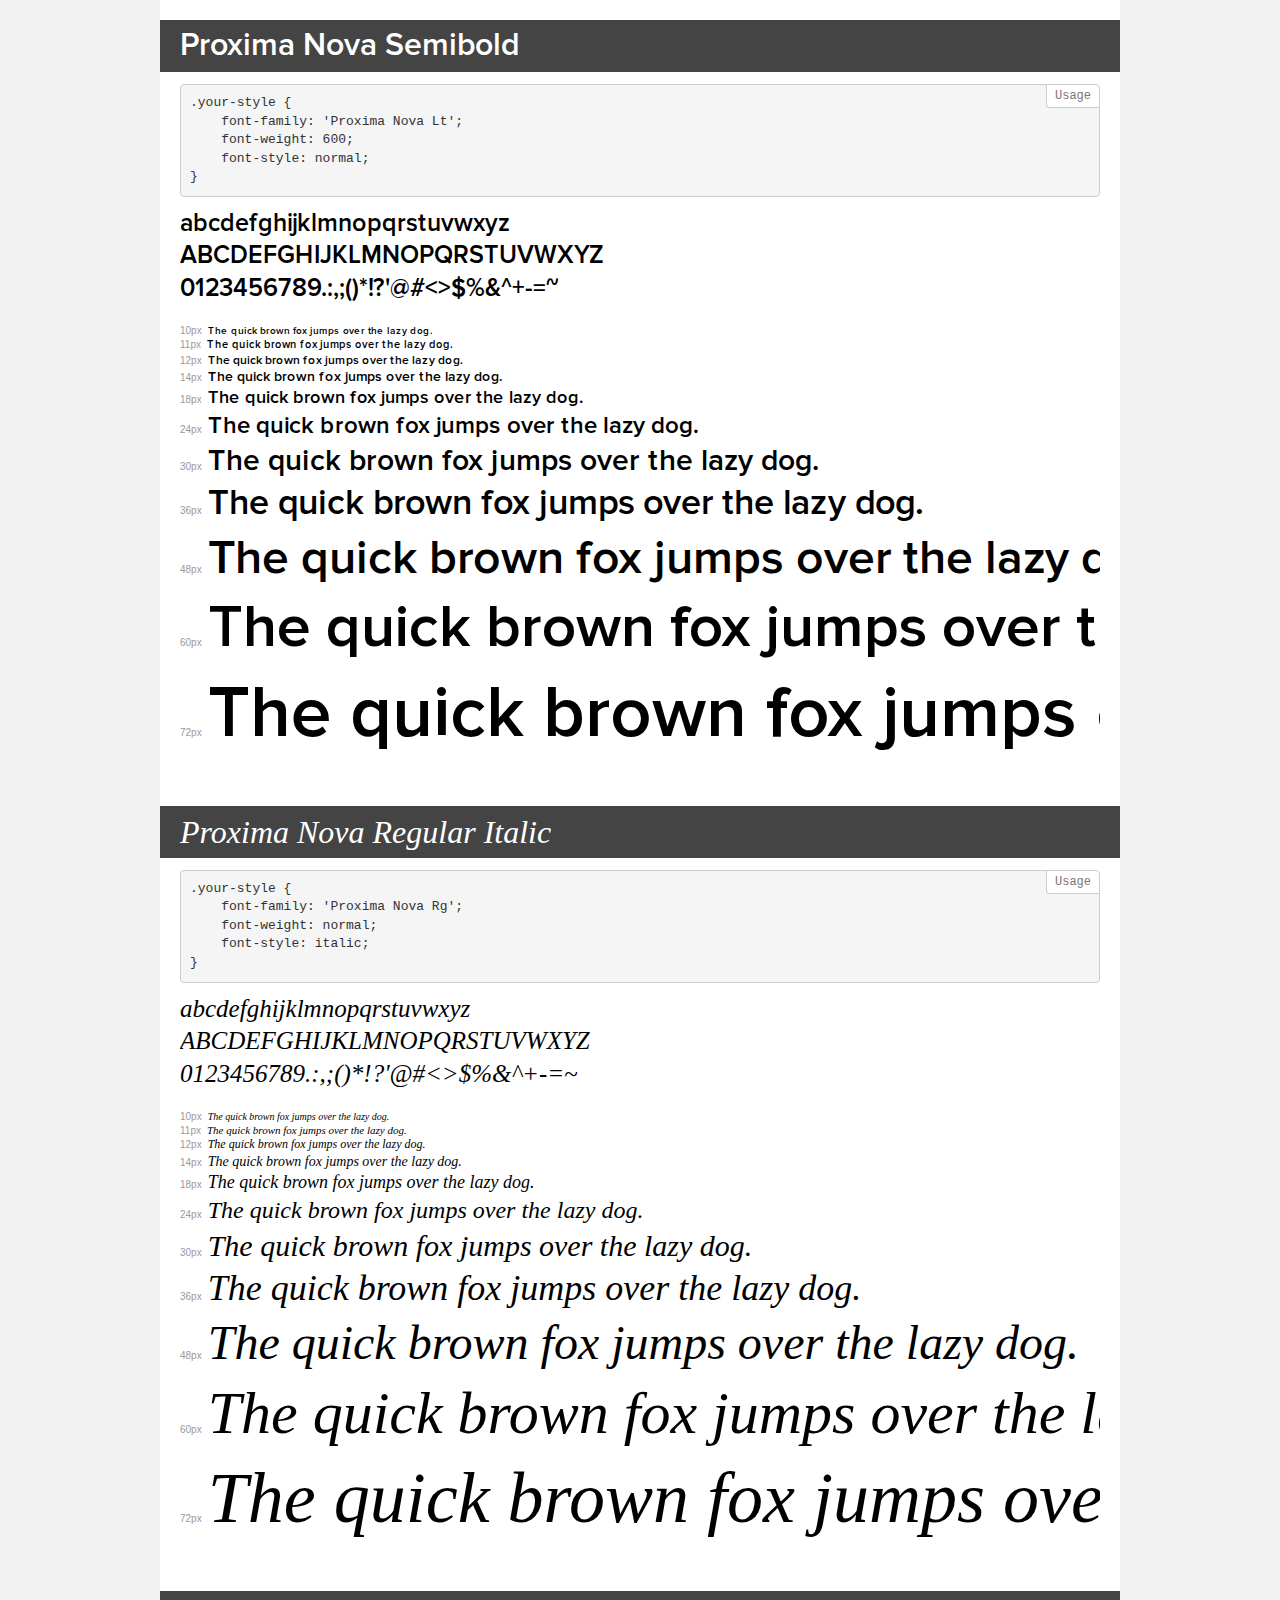
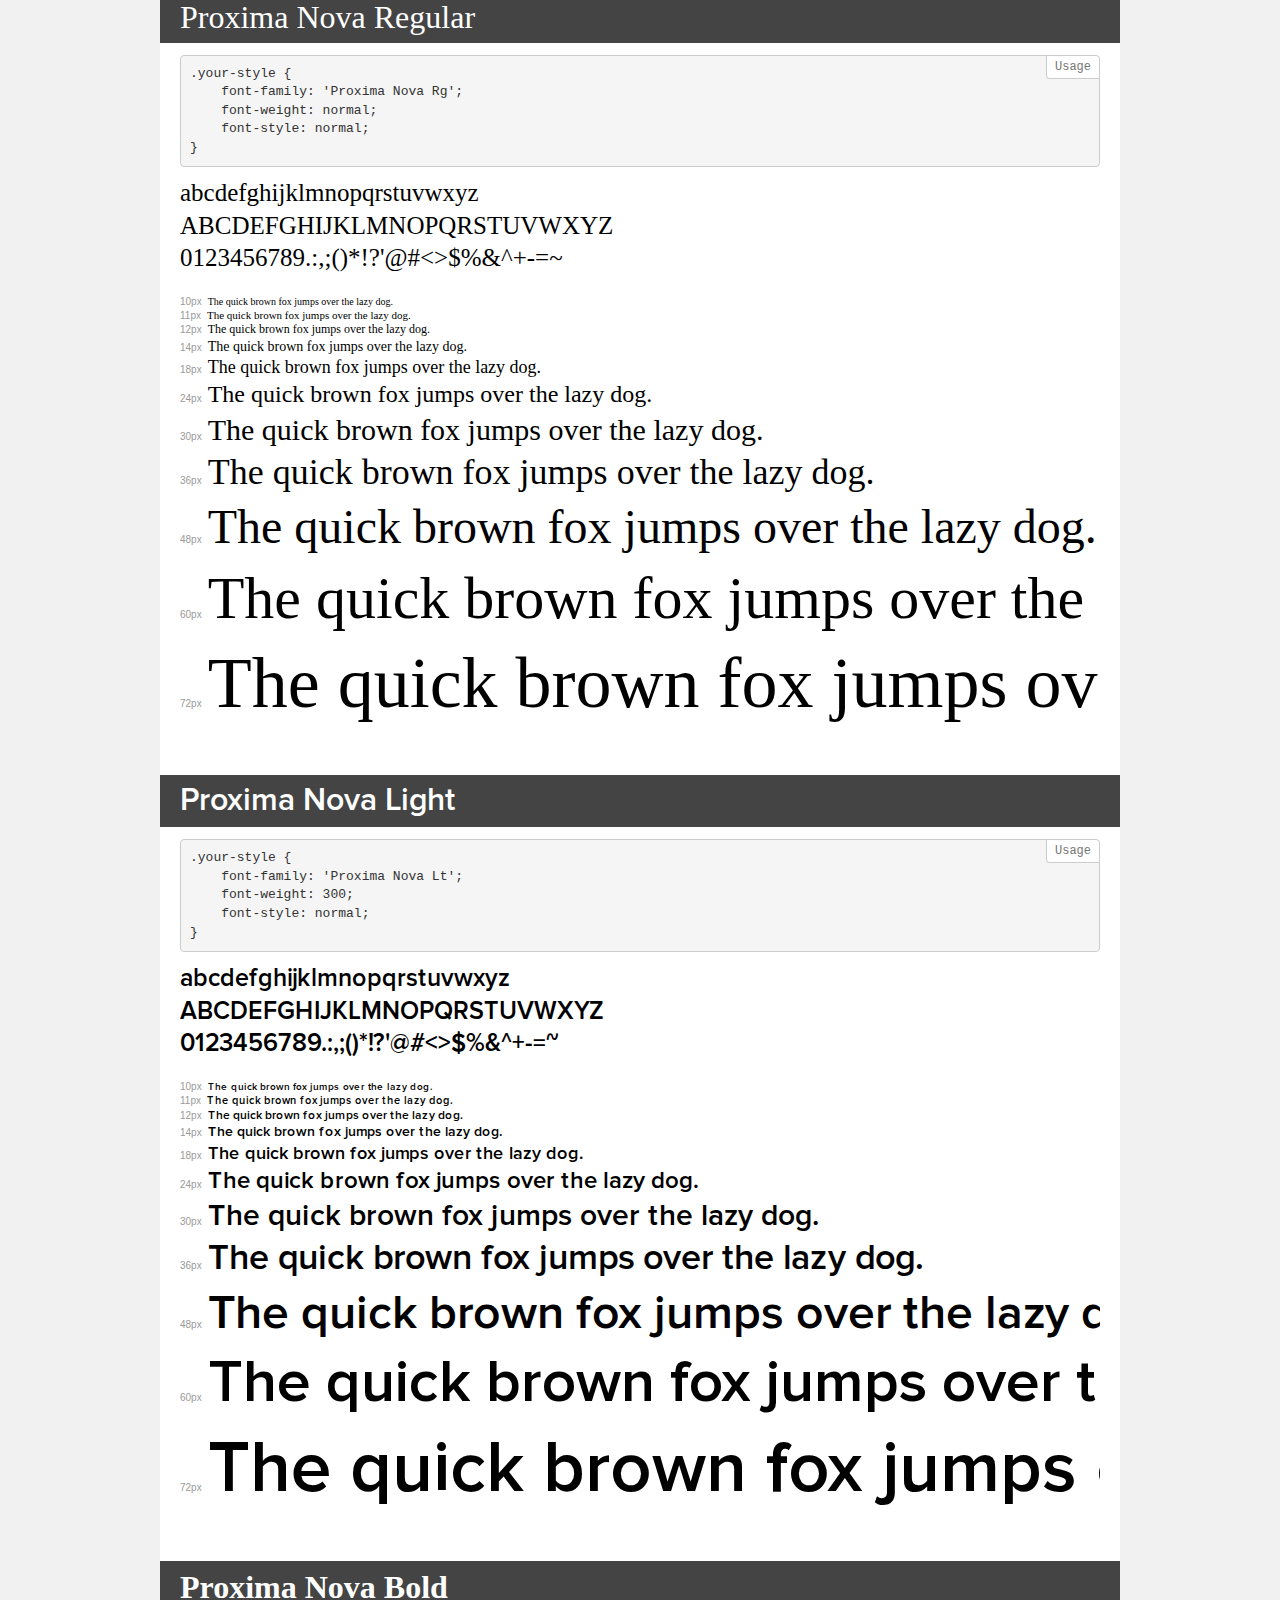
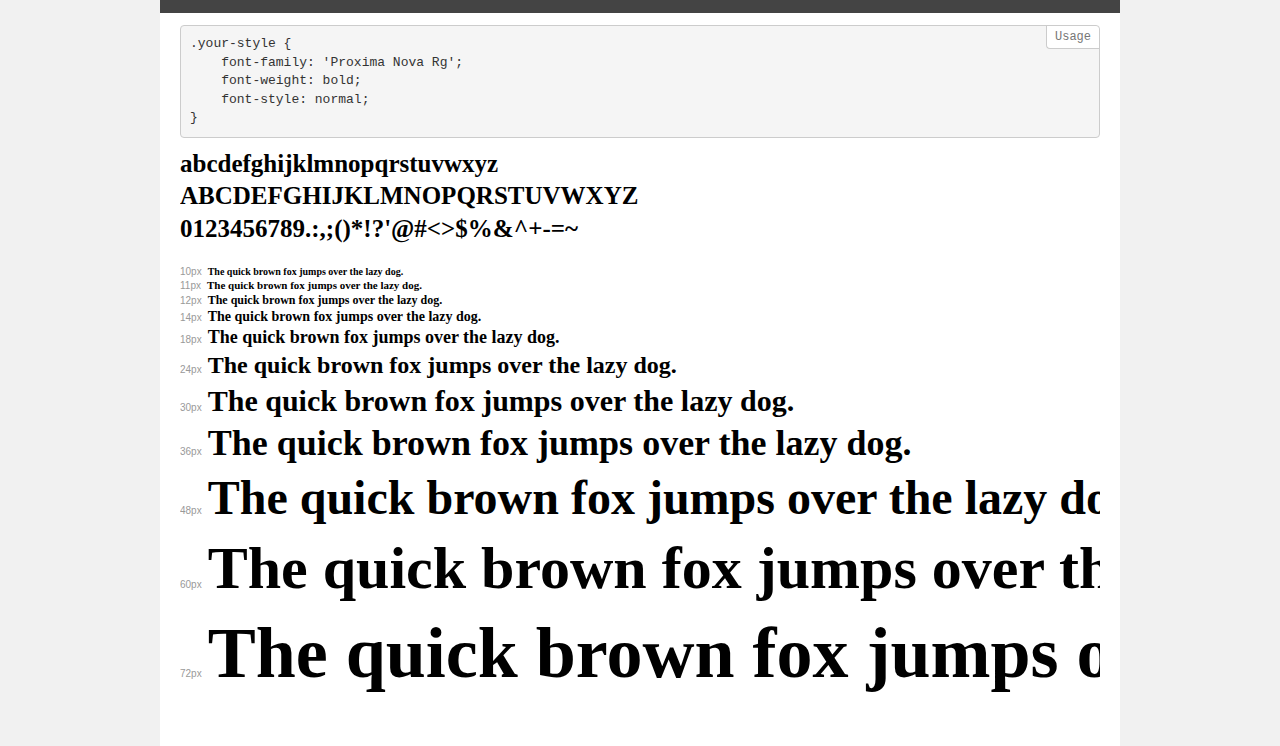
<file: src/fonts/demo.html>
<!DOCTYPE html>
<html>
<head>
    <meta charset="utf-8">
    <meta http-equiv="X-UA-Compatible" content="IE=edge">
    <meta name="viewport" content="width=device-width, initial-scale=1">
    <meta name="robots" content="noindex, noarchive">
    <meta name="format-detection" content="telephone=no">
    <title>Transfonter demo</title>
    <link href="stylesheet.css" rel="stylesheet">
    <style>
        /*
        http://meyerweb.com/eric/tools/css/reset/
        v2.0 | 20110126
        License: none (public domain)
        */
        html, body, div, span, applet, object, iframe,
        h1, h2, h3, h4, h5, h6, p, blockquote, pre,
        a, abbr, acronym, address, big, cite, code,
        del, dfn, em, img, ins, kbd, q, s, samp,
        small, strike, strong, sub, sup, tt, var,
        b, u, i, center,
        dl, dt, dd, ol, ul, li,
        fieldset, form, label, legend,
        table, caption, tbody, tfoot, thead, tr, th, td,
        article, aside, canvas, details, embed,
        figure, figcaption, footer, header, hgroup,
        menu, nav, output, ruby, section, summary,
        time, mark, audio, video {
            margin: 0;
            padding: 0;
            border: 0;
            font-size: 100%;
            font: inherit;
            vertical-align: baseline;
        }
        /* HTML5 display-role reset for older browsers */
        article, aside, details, figcaption, figure,
        footer, header, hgroup, menu, nav, section {
            display: block;
        }
        body {
            line-height: 1;
        }
        ol, ul {
            list-style: none;
        }
        blockquote, q {
            quotes: none;
        }
        blockquote:before, blockquote:after,
        q:before, q:after {
            content: '';
            content: none;
        }
        table {
            border-collapse: collapse;
            border-spacing: 0;
        }
        /* common styles */
        body {
            background: #f1f1f1;
            color: #000;
        }
        .page {
            background: #fff;
            width: 920px;
            margin: 0 auto;
            padding: 20px 20px 0 20px;
            overflow: hidden;
        }
        .font-container {
            overflow-x: auto;
            overflow-y: hidden;
            margin-bottom: 40px;
            line-height: 1.3;
            white-space: nowrap;
            padding-bottom: 5px;
        }
        h1 {
            position: relative;
            background: #444;
            font-size: 32px;
            color: #fff;
            padding: 10px 20px;
            margin: 0 -20px 12px -20px;
        }
        .letters {
            font-size: 25px;
            margin-bottom: 20px;
        }
        .s10:before {
            content: '10px';
        }
        .s11:before {
            content: '11px';
        }
        .s12:before {
            content: '12px';
        }
        .s14:before {
            content: '14px';
        }
        .s18:before {
            content: '18px';
        }
        .s24:before {
            content: '24px';
        }
        .s30:before {
            content: '30px';
        }
        .s36:before {
            content: '36px';
        }
        .s48:before {
            content: '48px';
        }
        .s60:before {
            content: '60px';
        }
        .s72:before {
            content: '72px';
        }
        .s10:before, .s11:before, .s12:before, .s14:before,
        .s18:before, .s24:before, .s30:before, .s36:before,
        .s48:before, .s60:before, .s72:before {
            font-family: Arial, sans-serif;
            font-size: 10px;
            font-weight: normal;
            font-style: normal;
            color: #999;
            padding-right: 6px;
        }
        pre {
            display: block;
            position: relative;
            padding: 9px;
            margin: 0 0 10px;
            font-family: Monaco, Menlo, Consolas, "Courier New", monospace !important;
            font-size: 13px;
            line-height: 1.428571429;
            color: #333;
            font-weight: normal !important;
            font-style: normal !important;
            background-color: #f5f5f5;
            border: 1px solid #ccc;
            overflow-x: auto;
            border-radius: 4px;
        }
        pre:after {
            display: block;
            position: absolute;
            right: 0;
            top: 0;
            content: 'Usage';
            line-height: 1;
            padding: 5px 8px;
            font-size: 12px;
            color: #767676;
            background-color: #fff;
            border: 1px solid #ccc;
            border-right: none;
            border-top: none;
            border-radius: 0 4px 0 4px;
            z-index: 10;
        }
        /* responsive */
        @media (max-width: 959px) {
            .page {
                width: auto;
                margin: 0;
            }
        }
    </style>
</head>
<body>
<div class="page">
    <div class="demo" style="font-family: 'Proxima Nova Lt'; font-weight: 600; font-style: normal;">
        <h1>Proxima Nova Semibold</h1>
        <pre>.your-style {
    font-family: 'Proxima Nova Lt';
    font-weight: 600;
    font-style: normal;
}</pre>
        <div class="font-container">
            <p class="letters">
                abcdefghijklmnopqrstuvwxyz<br>
ABCDEFGHIJKLMNOPQRSTUVWXYZ<br>
                0123456789.:,;()*!?'@#<>$%&^+-=~
            </p>
            <p class="s10" style="font-size: 10px;">The quick brown fox jumps over the lazy dog.</p>
            <p class="s11" style="font-size: 11px;">The quick brown fox jumps over the lazy dog.</p>
            <p class="s12" style="font-size: 12px;">The quick brown fox jumps over the lazy dog.</p>
            <p class="s14" style="font-size: 14px;">The quick brown fox jumps over the lazy dog.</p>
            <p class="s18" style="font-size: 18px;">The quick brown fox jumps over the lazy dog.</p>
            <p class="s24" style="font-size: 24px;">The quick brown fox jumps over the lazy dog.</p>
            <p class="s30" style="font-size: 30px;">The quick brown fox jumps over the lazy dog.</p>
            <p class="s36" style="font-size: 36px;">The quick brown fox jumps over the lazy dog.</p>
            <p class="s48" style="font-size: 48px;">The quick brown fox jumps over the lazy dog.</p>
            <p class="s60" style="font-size: 60px;">The quick brown fox jumps over the lazy dog.</p>
            <p class="s72" style="font-size: 72px;">The quick brown fox jumps over the lazy dog.</p>
        </div>
    </div>
    <div class="demo" style="font-family: 'Proxima Nova Rg'; font-weight: normal; font-style: italic;">
        <h1>Proxima Nova Regular Italic</h1>
        <pre>.your-style {
    font-family: 'Proxima Nova Rg';
    font-weight: normal;
    font-style: italic;
}</pre>
        <div class="font-container">
            <p class="letters">
                abcdefghijklmnopqrstuvwxyz<br>
ABCDEFGHIJKLMNOPQRSTUVWXYZ<br>
                0123456789.:,;()*!?'@#<>$%&^+-=~
            </p>
            <p class="s10" style="font-size: 10px;">The quick brown fox jumps over the lazy dog.</p>
            <p class="s11" style="font-size: 11px;">The quick brown fox jumps over the lazy dog.</p>
            <p class="s12" style="font-size: 12px;">The quick brown fox jumps over the lazy dog.</p>
            <p class="s14" style="font-size: 14px;">The quick brown fox jumps over the lazy dog.</p>
            <p class="s18" style="font-size: 18px;">The quick brown fox jumps over the lazy dog.</p>
            <p class="s24" style="font-size: 24px;">The quick brown fox jumps over the lazy dog.</p>
            <p class="s30" style="font-size: 30px;">The quick brown fox jumps over the lazy dog.</p>
            <p class="s36" style="font-size: 36px;">The quick brown fox jumps over the lazy dog.</p>
            <p class="s48" style="font-size: 48px;">The quick brown fox jumps over the lazy dog.</p>
            <p class="s60" style="font-size: 60px;">The quick brown fox jumps over the lazy dog.</p>
            <p class="s72" style="font-size: 72px;">The quick brown fox jumps over the lazy dog.</p>
        </div>
    </div>
    <div class="demo" style="font-family: 'Proxima Nova Rg'; font-weight: normal; font-style: normal;">
        <h1>Proxima Nova Regular</h1>
        <pre>.your-style {
    font-family: 'Proxima Nova Rg';
    font-weight: normal;
    font-style: normal;
}</pre>
        <div class="font-container">
            <p class="letters">
                abcdefghijklmnopqrstuvwxyz<br>
ABCDEFGHIJKLMNOPQRSTUVWXYZ<br>
                0123456789.:,;()*!?'@#<>$%&^+-=~
            </p>
            <p class="s10" style="font-size: 10px;">The quick brown fox jumps over the lazy dog.</p>
            <p class="s11" style="font-size: 11px;">The quick brown fox jumps over the lazy dog.</p>
            <p class="s12" style="font-size: 12px;">The quick brown fox jumps over the lazy dog.</p>
            <p class="s14" style="font-size: 14px;">The quick brown fox jumps over the lazy dog.</p>
            <p class="s18" style="font-size: 18px;">The quick brown fox jumps over the lazy dog.</p>
            <p class="s24" style="font-size: 24px;">The quick brown fox jumps over the lazy dog.</p>
            <p class="s30" style="font-size: 30px;">The quick brown fox jumps over the lazy dog.</p>
            <p class="s36" style="font-size: 36px;">The quick brown fox jumps over the lazy dog.</p>
            <p class="s48" style="font-size: 48px;">The quick brown fox jumps over the lazy dog.</p>
            <p class="s60" style="font-size: 60px;">The quick brown fox jumps over the lazy dog.</p>
            <p class="s72" style="font-size: 72px;">The quick brown fox jumps over the lazy dog.</p>
        </div>
    </div>
    <div class="demo" style="font-family: 'Proxima Nova Lt'; font-weight: 300; font-style: normal;">
        <h1>Proxima Nova Light</h1>
        <pre>.your-style {
    font-family: 'Proxima Nova Lt';
    font-weight: 300;
    font-style: normal;
}</pre>
        <div class="font-container">
            <p class="letters">
                abcdefghijklmnopqrstuvwxyz<br>
ABCDEFGHIJKLMNOPQRSTUVWXYZ<br>
                0123456789.:,;()*!?'@#<>$%&^+-=~
            </p>
            <p class="s10" style="font-size: 10px;">The quick brown fox jumps over the lazy dog.</p>
            <p class="s11" style="font-size: 11px;">The quick brown fox jumps over the lazy dog.</p>
            <p class="s12" style="font-size: 12px;">The quick brown fox jumps over the lazy dog.</p>
            <p class="s14" style="font-size: 14px;">The quick brown fox jumps over the lazy dog.</p>
            <p class="s18" style="font-size: 18px;">The quick brown fox jumps over the lazy dog.</p>
            <p class="s24" style="font-size: 24px;">The quick brown fox jumps over the lazy dog.</p>
            <p class="s30" style="font-size: 30px;">The quick brown fox jumps over the lazy dog.</p>
            <p class="s36" style="font-size: 36px;">The quick brown fox jumps over the lazy dog.</p>
            <p class="s48" style="font-size: 48px;">The quick brown fox jumps over the lazy dog.</p>
            <p class="s60" style="font-size: 60px;">The quick brown fox jumps over the lazy dog.</p>
            <p class="s72" style="font-size: 72px;">The quick brown fox jumps over the lazy dog.</p>
        </div>
    </div>
    <div class="demo" style="font-family: 'Proxima Nova Rg'; font-weight: bold; font-style: normal;">
        <h1>Proxima Nova Bold</h1>
        <pre>.your-style {
    font-family: 'Proxima Nova Rg';
    font-weight: bold;
    font-style: normal;
}</pre>
        <div class="font-container">
            <p class="letters">
                abcdefghijklmnopqrstuvwxyz<br>
ABCDEFGHIJKLMNOPQRSTUVWXYZ<br>
                0123456789.:,;()*!?'@#<>$%&^+-=~
            </p>
            <p class="s10" style="font-size: 10px;">The quick brown fox jumps over the lazy dog.</p>
            <p class="s11" style="font-size: 11px;">The quick brown fox jumps over the lazy dog.</p>
            <p class="s12" style="font-size: 12px;">The quick brown fox jumps over the lazy dog.</p>
            <p class="s14" style="font-size: 14px;">The quick brown fox jumps over the lazy dog.</p>
            <p class="s18" style="font-size: 18px;">The quick brown fox jumps over the lazy dog.</p>
            <p class="s24" style="font-size: 24px;">The quick brown fox jumps over the lazy dog.</p>
            <p class="s30" style="font-size: 30px;">The quick brown fox jumps over the lazy dog.</p>
            <p class="s36" style="font-size: 36px;">The quick brown fox jumps over the lazy dog.</p>
            <p class="s48" style="font-size: 48px;">The quick brown fox jumps over the lazy dog.</p>
            <p class="s60" style="font-size: 60px;">The quick brown fox jumps over the lazy dog.</p>
            <p class="s72" style="font-size: 72px;">The quick brown fox jumps over the lazy dog.</p>
        </div>
    </div>
</div>
</body>
</html>
</file>
<file: src/fonts/stylesheet.css>
@font-face {
    font-family: 'Proxima Nova Lt';
    src: url('ProximaNova-Semibold.eot');
    src: url('ProximaNova-Semibold.eot?#iefix') format('embedded-opentype'),
        url('ProximaNova-Semibold.woff2') format('woff2'),
        url('ProximaNova-Semibold.woff') format('woff'),
        url('ProximaNova-Semibold.ttf') format('truetype'),
        url('ProximaNova-Semibold.svg#ProximaNova-Semibold') format('svg');
    font-weight: 600;
    font-style: normal;
}


@font-face {
    font-family: 'Proxima Nova';
    src: url('ProximaNova-Regular.eot');
    src: url('ProximaNova-Regular.eot?#iefix') format('embedded-opentype'),
        url('ProximaNova-Regular.woff2') format('woff2'),
        url('ProximaNova-Regular.woff') format('woff'),
        url('ProximaNova-Regular.ttf') format('truetype'),
        url('ProximaNova-Regular.svg#ProximaNova-Regular') format('svg');
    font-weight: normal;
    font-style: normal;
}

@font-face {
    font-family: 'Proxima Nova Bold';
    src: url('ProximaNova-Bold.eot');
    src: url('ProximaNova-Bold.eot?#iefix') format('embedded-opentype'),
        url('ProximaNova-Bold.woff2') format('woff2'),
        url('ProximaNova-Bold.woff') format('woff'),
        url('ProximaNova-Bold.ttf') format('truetype'),
        url('ProximaNova-Bold.svg#ProximaNova-Bold') format('svg');
    font-weight: bold;
    font-style: normal;
}
</file>
